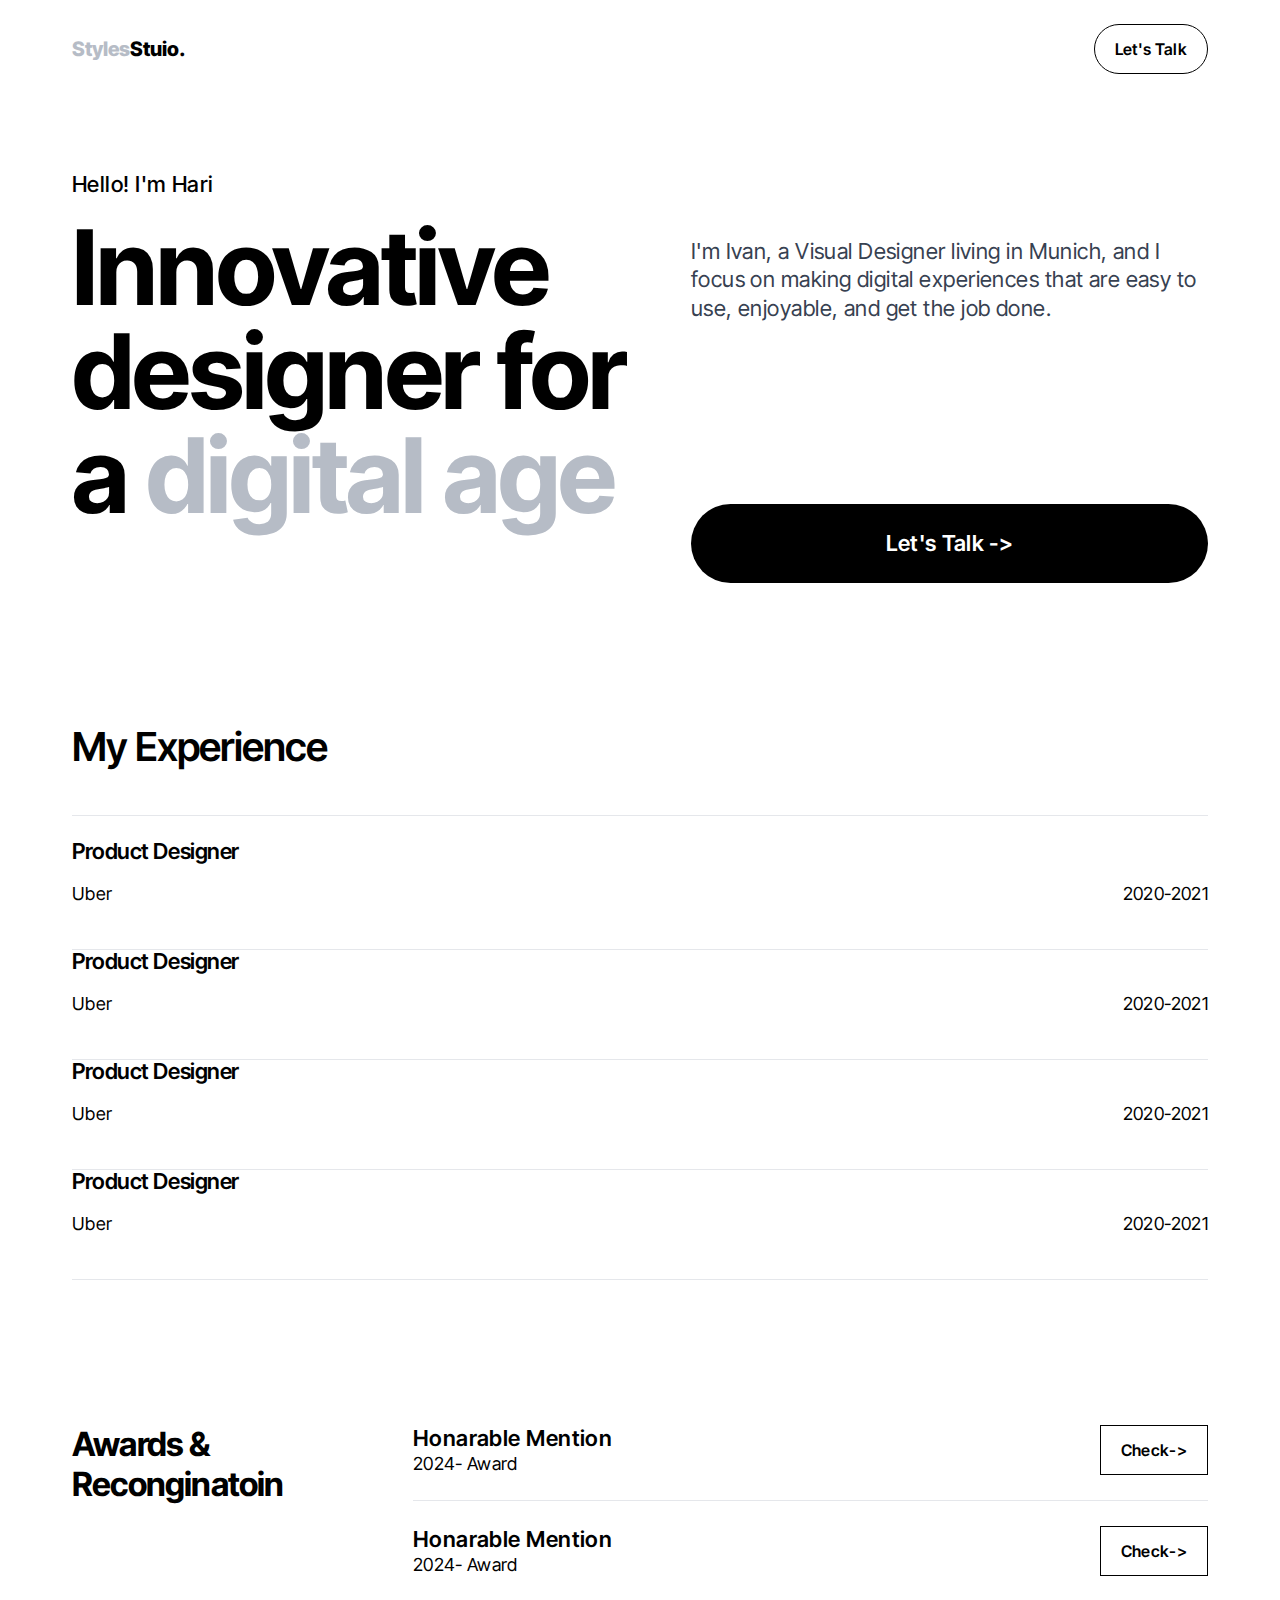
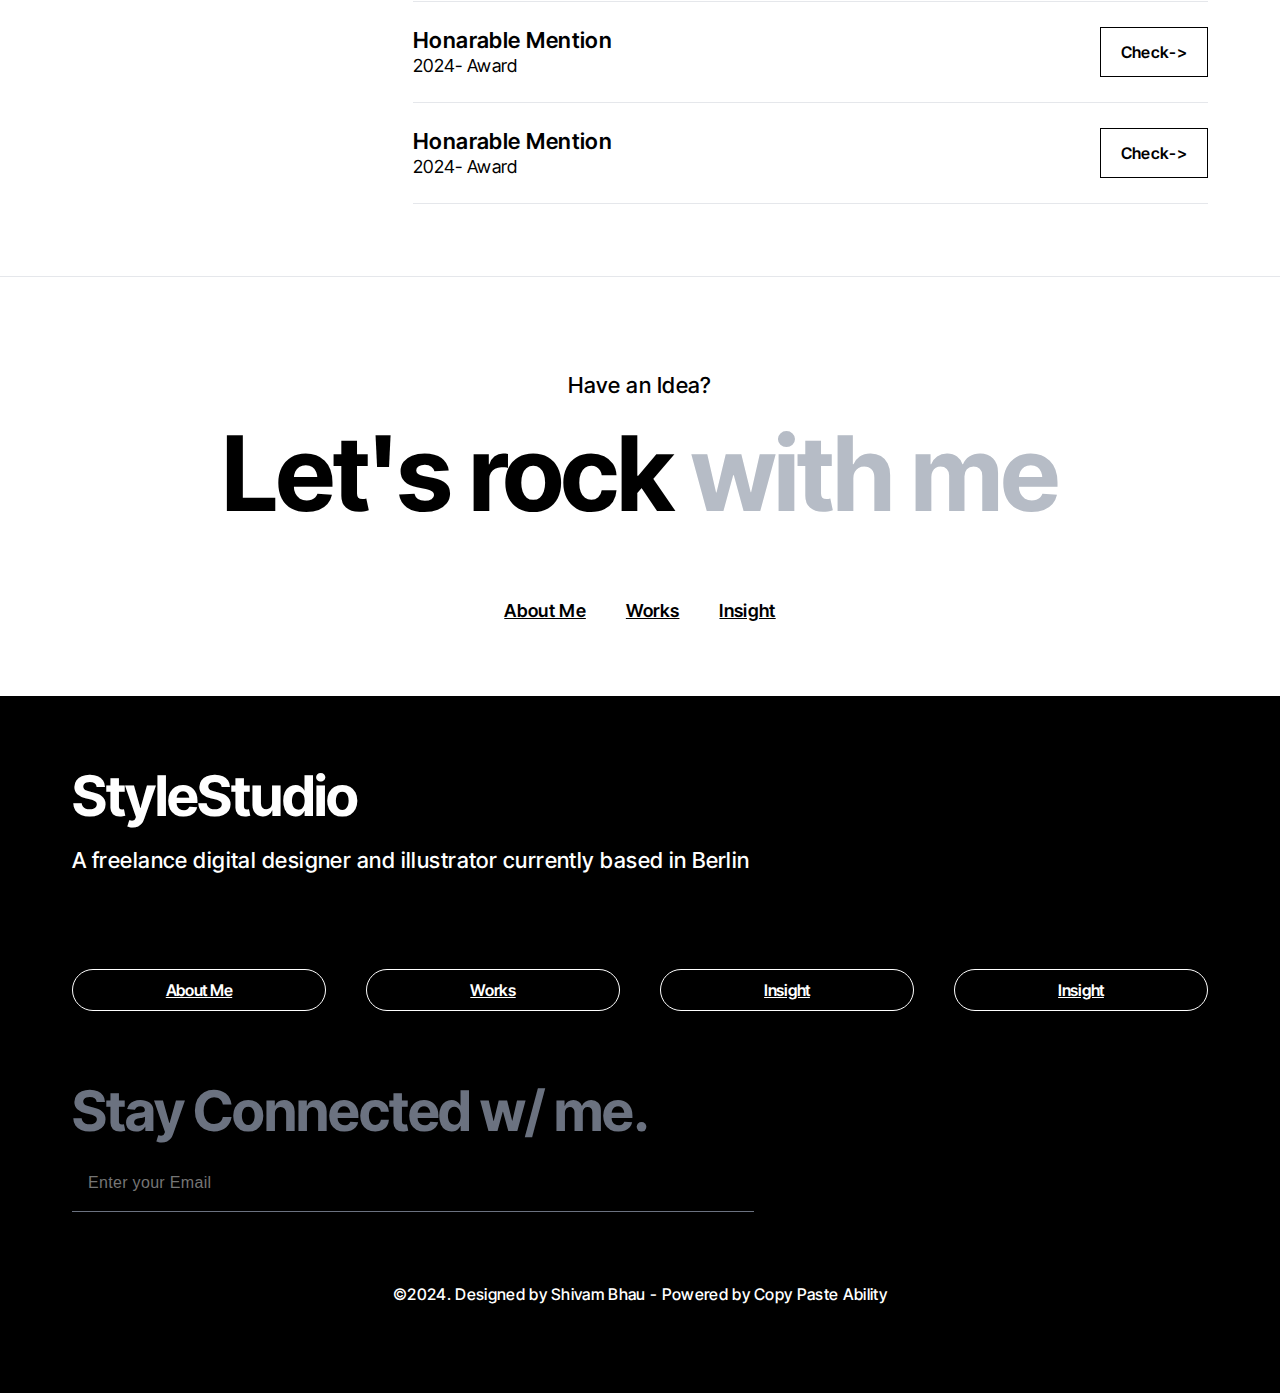
<file: about.html>
<!DOCTYPE html>
<html lang="en">
<head>
    <meta charset="UTF-8">
    <meta name="viewport" content="width=device-width, initial-scale=1.0">
    <link rel="stylesheet" href="style.css">
    <link rel="stylesheet" href="about.css">
    <title>About</title>
</head>
<body>
    <div class="navbar">
        <div class="innav">
            <a href="#">Styles<span>Stuio.</span></a>
            <div class="nav2">
                <div>Let's Talk</div>
                <div>
                    <svg width="100%" height="100%" viewBox="0 0 20 20" fill="none" xmlns="http://www.w3.org/2000/svg">
                    <path d="M3.125 10H16.875" stroke="currentColor" stroke-width="1.5" stroke-linecap="round" stroke-linejoin="round"></path>
                    <path d="M3.125 5H16.875" stroke="currentColor" stroke-width="1.5" stroke-linecap="round" stroke-linejoin="round"></path>
                    <path d="M3.125 15H16.875" stroke="currentColor" stroke-width="1.5" stroke-linecap="round" stroke-linejoin="round"></path>
                  </svg>
                </div>
            </div>
        </div>
    </div>
    <div class="section">
        <div class="in_sec">
            <div class="sec_top">
                Hello! I'm Hari
            </div>
            <div class="abt_sec">
                <h1 class="sec_mid">Innovative designer for a <span>digital age</span></h1>
                <div class="abt_sec_r">
                    <p>I'm Ivan, a Visual Designer living in Munich, and I focus on making digital experiences that are easy to use, enjoyable, and get the job done.</p>
                    <div class="talk">Let's Talk -></div>
                </div>
            </div>
        </div>
    </div>
    <div class="section">
        <div class="exp_sec">
            <div class="exptitle">My Experience</div>
            <div class="exps">
                <div class="expp">
                    <h5>Product Designer</h1>
                    <div>
                        <p>Uber</p>
                        <p>2020-2021</p>
                    </div>
                </div>
                <div class="expp">
                    <h5>Product Designer</h1>
                    <div>
                        <p>Uber</p>
                        <p>2020-2021</p>
                    </div>
                </div>
                <div class="expp">
                    <h5>Product Designer</h1>
                    <div>
                        <p>Uber</p>
                        <p>2020-2021</p>
                    </div>
                </div>
                <div class="expp">
                    <h5>Product Designer</h1>
                    <div>
                        <p>Uber</p>
                        <p>2020-2021</p>
                    </div>
                </div>
            </div>
        </div>
    </div>


    <!-- BELOW DIVS ARE SAME AS INDEDX.HTML -->

    <div class="section">
        <div class="sec5">
            <div class="sec5_l">
                <h5>Awards & Reconginatoin</h5>
            </div>
            <div class="sec5_r">
                
                <div class="exp">
                    <div class="sec5_r_l">
                        <h3>Honarable Mention</h3>
                        <p>2024- Award</p>
                    </div>
                    <div class="talk2">Check-></div>
                </div>
                <div class="exp">
                    <div class="sec5_r_l">
                        <h3>Honarable Mention</h3>
                        <p>2024- Award</p>
                    </div>
                    <div class="talk2">Check-></div>
                </div>
                <div class="exp">
                    <div class="sec5_r_l">
                        <h3>Honarable Mention</h3>
                        <p>2024- Award</p>
                    </div>
                    <div class="talk2">Check-></div>
                </div>
                <div class="exp">
                    <div class="sec5_r_l">
                        <h3>Honarable Mention</h3>
                        <p>2024- Award</p>
                    </div>
                    <div class="talk2">Check-></div>
                </div>
            </div>
        </div>
    </div>

    <div class="section sec77">
        <div class="sec7">
            <div class="sec7_top">
                <p>Have an Idea?</p>
                <h1>Let's rock <span class="color">with me</span></h1>
            </div>
            <div class="sec7_btm">
                <a href="/about.html">About Me</a>
                <a href="">Works</a>
                <a href="">Insight</a>
            </div>
        </div>
    </div>
    <div class="section footer">
        <div class="sec7 foot">
            <div class="sec7_top footer_top">
                <h1>StyleStudio</h1>
                <p>A freelance digital designer and illustrator currently based in Berlin</p>
            </div>
            <div class="sec7_btm foot_btm">
                <a href="">About Me</a>
                <a href="">Works</a>
                <a href="">Insight</a>
                <a href="">Insight</a>
            </div>
        </div>
        <div class="email">
            <div class="e_title">Stay Connected w/ me.</div>
            <form action="">
                <input type="email" placeholder="Enter your Email">
            </form>
        </div>
        <p class="foot_l">©2024. Designed by Shivam Bhau - Powered by Copy Paste Ability</p>
    </div>
</body>
</html>
</file>
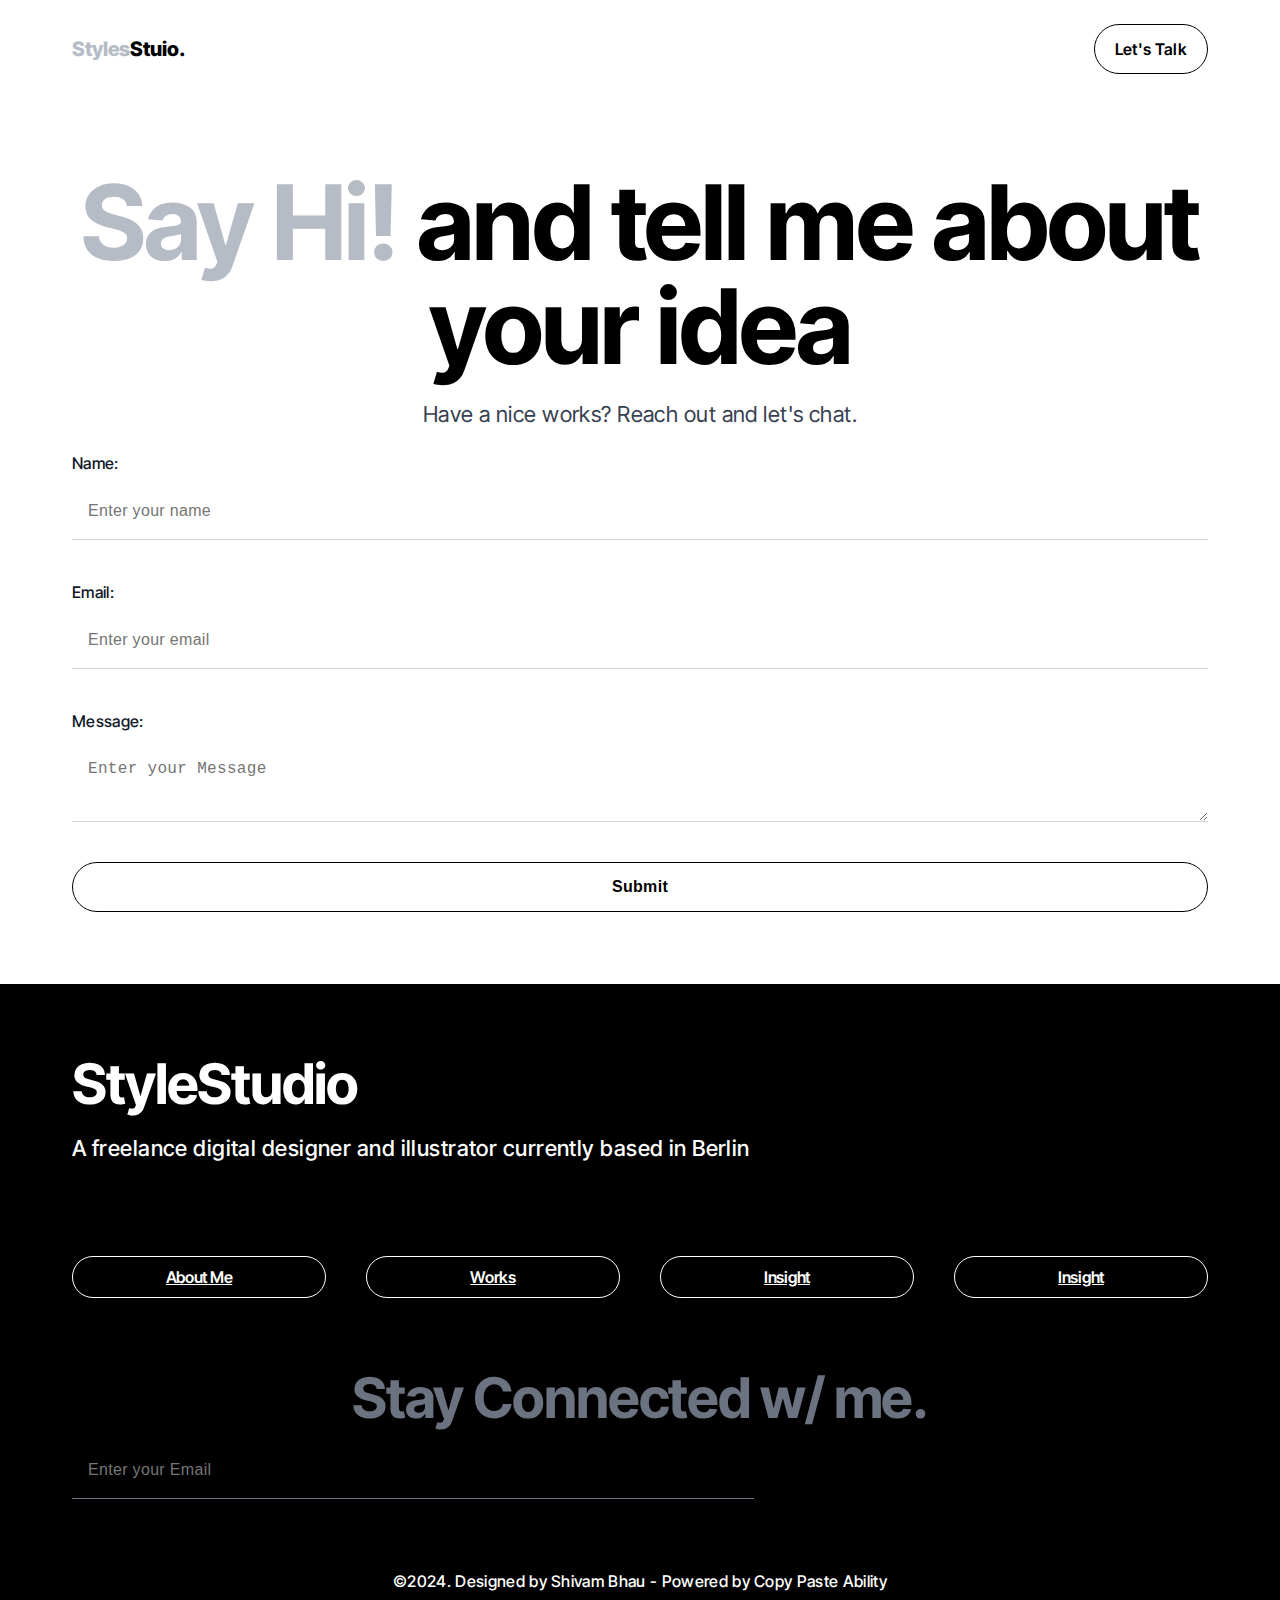
<file: talk.html>
<!DOCTYPE html>
<html lang="en">
<head>
    <meta charset="UTF-8">
    <meta name="viewport" content="width=device-width, initial-scale=1.0">
    <link rel="stylesheet" href="style.css">
    <link rel="stylesheet" href="talk.css">
    <title>Let's Talk</title>
</head>
<body>
    <div class="navbar">
        <div class="innav">
            <a href="#">Styles<span>Stuio.</span></a>
            <div class="nav2">
                <div>Let's Talk</div>
                <div>
                    <svg width="100%" height="100%" viewBox="0 0 20 20" fill="none" xmlns="http://www.w3.org/2000/svg">
                    <path d="M3.125 10H16.875" stroke="currentColor" stroke-width="1.5" stroke-linecap="round" stroke-linejoin="round"></path>
                    <path d="M3.125 5H16.875" stroke="currentColor" stroke-width="1.5" stroke-linecap="round" stroke-linejoin="round"></path>
                    <path d="M3.125 15H16.875" stroke="currentColor" stroke-width="1.5" stroke-linecap="round" stroke-linejoin="round"></path>
                  </svg>
                </div>
            </div>
        </div>
    </div>
    <div class="section">
        <div class="in_sec">
            <h1 class="sec_mid">
               <span>Say Hi!</span> and tell me about your idea
            </h1>
            <p>Have a nice works? Reach out and let's chat.</p>
            <div class="sec_btm">
                <form action="">
                    <div>
                        <label for="">Name:</label>
                        <input type="text" placeholder="Enter your name">
                    </div>
                    <div>
                        <label for="">Email:</label>
                        <input type="text" placeholder="Enter your email">
                    </div>
                    <div>
                        <label for="">Message:</label>
                        <textarea type="text" placeholder="Enter your Message"></textarea>
                    </div>
                    <button class="talk">Submit</button>
                </form>
            </div>
        </div>
    </div>
    <div class="section footer">
        <div class="sec7 foot">
            <div class="sec7_top footer_top">
                <h1>StyleStudio</h1>
                <p>A freelance digital designer and illustrator currently based in Berlin</p>
            </div>
            <div class="sec7_btm foot_btm">
                <a href="">About Me</a>
                <a href="">Works</a>
                <a href="">Insight</a>
                <a href="">Insight</a>
            </div>
        </div>
        <div class="email">
            <div class="e_title">Stay Connected w/ me.</div>
            <form action="">
                <input type="email" placeholder="Enter your Email">
            </form>
        </div>
        <p class="foot_l">©2024. Designed by Shivam Bhau - Powered by Copy Paste Ability</p>
    </div>
</body>
</html>
</file>
<file: style.css>
@import url('https://fonts.googleapis.com/css2?family=Inter+Tight:ital,wght@0,100..900;1,100..900&family=Montserrat:ital,wght@0,100..900;1,100..900&display=swap');
*{
    box-sizing: border-box;
}
body{
    margin: 0;
    padding: 0;
    font-size: 14px;
    line-height: 20px;
    font-family: Inter Tight, sans-serif;
    max-width: 2560px;
    margin-left: auto;
    margin-right: auto;
}
.navbar{
    padding-top: 24px;
    padding-bottom: 24px;
    position: relative;
}
.innav{
    width: 100%;
    max-width: 1550px;
    padding-left: 72px;
    padding-right: 72px;
    justify-content: space-between;
    align-items: center;
    display: flex;
    margin-left: auto;
    margin-right: auto;
}
.innav a{
    text-decoration: none;
    color: #b6bcc6;
    font-size: 20px;
    font-weight: 800;
}
.innav a span{
    color: black;
}
.nav2{
    grid-column-gap: 16px;
    display: flex;
}
.nav2 div{
    padding: 12px 20px;
    border: 1px solid black;
    background-color: #0000;
    font-size: 16px;
    font-weight: 600;
    letter-spacing: .02em;
    line-height: 150%;
    cursor: pointer;
    border-radius: 100px;
}
.nav2 div svg{
    width: 20px;
    height: 20px;
}

    /* SECTION */

.section{
    padding-top: 72px;
    padding-bottom: 72px;
    width: 100%;
    max-width: 1550px;
    position: relative;
    overflow: hidden;
}
.sec_top{
    letter-spacing: .02em;
    font-size: 22px;
    line-height: 130%;
    font-weight: 500;
    margin-bottom: 16px;
}
.in_sec{
    flex-direction: column;
    align-items: flex-start;
    width: 100%;
    display: flex;
    width: 100%;
    max-width: 1550px;
    padding-left: 72px;
    padding-right: 72px;
}
.sec_mid{
    letter-spacing: -.02em;
    margin-top: 0;
    margin-bottom: 0;
    font-size: 104px;
    font-weight: 700;
    line-height: 100%;
    margin-bottom: 56px;
}
.sec_mid span{
    color: #b6bcc6;
}
.sec_btm{
    width: 100%;
    max-width: 1550px;
    justify-content: space-between;
    align-items: center;
    display: flex;
    margin-left: auto;
    margin-right: auto;
}
/* .sec_btm div{
    font-size: 22px;
    line-height: 130%;
    padding: 12px 20px;
    border: 1px solid #0000;
    color: white;
    background-color: black;
    cursor: pointer;
    border-radius: 100px;
    letter-spacing: .32px;
    white-space: nowrap;
    font-weight: 600;
    text-align: center;
    padding: 24px 48px;
} */
.talk_2{
    font-size: 22px;
    line-height: 130%;
    padding: 12px 20px;
    border: 1px solid #0000;
    color: white;
    background-color: black;
    cursor: pointer;
    border-radius: 100px;
    letter-spacing: .32px;
    white-space: nowrap;
    font-weight: 600;
    text-align: center;
    padding: 24px 48px;
}
.sec_btm p{
    max-width: 520px;
    font-weight: 400;
    letter-spacing: .02em;
    font-size: 22px;
    line-height: 130%;
    color: #374151;
}

  /* SECTION2 */

.sec2{
    flex-direction: column;
    display: flex;
    position: relative;
    width: 100%;
    max-width: 1550px;
    padding-left: 72px;
    padding-right: 72px;
    grid-row-gap: 40px;
}
.sec2_2{
    flex-direction: column;
    display: flex;
    position: relative;
    width: 100%;
    max-width: 1550px;
    grid-row-gap: 40px;
    cursor: pointer;
}
.sec2 img{
    width: 100%;
    height: 100%;
    object-fit: cover;
    max-width: 100%;
    display: inline-block;
    border-radius: 24px;
}
.sec2_comm{
    width: 100%;
    max-width: 1550px;
    justify-content: space-between;
    align-items: center;
    display: flex;
    margin-left: auto;
    margin-right: auto;
}
.sec2_tl{
    font-size: 35px;
    line-height: 130%;
    font-weight: 600;
}
.talk{
    padding: 12px 20px;
    border: 1px solid black;
    background-color: #0000;
    font-size: 16px;
    font-weight: 600;
    letter-spacing: .02em;
    line-height: 150%;
    cursor: pointer;
    border-radius: 100px;
}
.sec2_bl h1{
    font-weight: 600;
    letter-spacing: .02em;
    font-size: 22px;
    line-height: 130%;
    margin: 0;
    margin-bottom: 8px;
}
.sec2_bl div{
    color: #374151;
    letter-spacing: .02em;
    font-size: 18px;
    line-height: 130%;
}

    /* SECTION3 */

.sec3{
    width: 100%;
    max-width: 1550px;
    padding-left: 72px;
    padding-right: 72px;
}
.sec3 h2{
    letter-spacing: -.02em;
    margin-top: 0;
    margin-bottom: 0;
    font-family: Inter Tight, sans-serif;
    font-size: 72px;
    font-weight: 600;
    line-height: 100%;
    margin-bottom: 24px;
}
.sec3 p{
    color: #374151;
    font-weight: 400;
    letter-spacing: .02em;
    font-family: Inter Tight, sans-serif;
    font-size: 18px;
    line-height: 150%;
    max-width: 66%;
}
.sec3_btm{
    justify-content: space-between;
    align-items: flex-start;
    width: 100%;
    display: flex;
    position: relative;
}
.sec3_br{
    color: #4b5563;
    grid-column-gap: 24px;
    grid-row-gap: 24px;
    text-align: right;
    text-transform: uppercase;
    white-space: nowrap;
    grid-template-rows: auto;
    grid-template-columns: 1fr;
    grid-auto-columns: 1fr;
    justify-items: end;
    display: grid;
    position: absolute;
    inset: auto 0% 0% auto;
}

    /* SECTION4 */

.sec4{
    text-align: center;
    flex-direction: column;
    align-items: center;
    max-width: 784px;
    margin-left: auto;
    margin-right: auto;
    display: flex;
}
.sec4_top{
    font-weight: 400;
    letter-spacing: .02em;
    font-size: 22px;
    line-height: 130%;
}
.sec4_btm{
    grid-column-gap: 64px;
    justify-content: center;
    width: 100%;
    margin-top: 56px;
    display: flex;
}
.sec4_btm div img{
    background-color: #ebebeb;
    border-radius: 50%;
    width: 64px;
    height: 64px;
}
.sec4_btm div h3,.sec4_btm div p {
    letter-spacing: .02em;
    font-family: Inter Tight, sans-serif;
    font-size: 18px;
    line-height: 150%;
    font-weight: 600;
}
.sec4_btm div p{
    font-weight: 400;
}

    /* SECTION5 */

.sec5{
    width: 100%;
    max-width: 1550px;
    padding-left: 72px;
    padding-right: 72px;
    grid-column-gap: 40px;
    grid-row-gap: 40px;
    align-items: flex-start;
    display: flex;
    justify-content: space-between;
}
.sec5_l{
    letter-spacing: -.02em;
    margin-top: 0;
    margin-bottom: 0;
    font-family: Inter Tight, sans-serif;
    font-size: 40px;
    font-weight: 600;
    line-height: 100%;
}
.sec5_l h5{
    margin: 0;
}
.exp{
    border-bottom: 1px solid #e5e7eb;
    grid-row-gap: 24px;
    width: 100%;
    display: flex;
    justify-content: space-between;
    align-items: center;
    padding-bottom: 24px;

}
.sec5_r{
    width: 70%;
    display: flex;
    flex-direction: column;
    gap: 24px;
}
.sec5_r_l{
    justify-content: center;
    display: flex;
    flex-direction: column;
    
}
.sec5_r_l h3{
    font-weight: 600;
    letter-spacing: .02em;
    font-size: 22px;
    line-height: 130%;
    margin: 0;
}
.sec5_r_l p{
    font-weight: 400;
    letter-spacing: .02em;
    font-size: 18px;
    line-height: 130%;
    margin: 0;

}
.sec5_l h5{
    width: 200px;
}
.talk2{
    padding: 12px 20px;
    font-size: 16px;
    font-weight: 600;
    letter-spacing: .02em;
    line-height: 150%;
    cursor: pointer;
    border: 1px solid black;
}

    /* SECTION6 */

.sec6{
    width: 100%;
    max-width: 1550px;
    padding-left: 72px;
    padding-right: 72px;
    display: flex;
    position: relative;
    flex-direction: column;
    gap: 56px;
}
.sec6_top{
    width: 100%;
    max-width: 1550px;
    justify-content: space-between;
    align-items: center;
    display: flex;
    margin-left: auto;
    margin-right: auto;
}
.sec6_btm{
    grid-template-columns: 1fr 1fr 1fr;
    grid-column-gap: 32px;
    grid-row-gap: 32px;
    grid-template-rows: auto;
    grid-auto-columns: 1fr;
    display: grid;
}
.blog{
    display: flex;
    flex-direction: column;
    gap: 24px;
    cursor: pointer;
}
.sec6_title{
    letter-spacing: -.02em;
    margin-top: 0;
    margin-bottom: 0;
    font-size: 40px;
    font-weight: 600;
    line-height: 100%;
}
.blog img{
    object-fit: cover;
    width: 100%;
    height: 100%;
    border-radius: 20px;
}
.sec6_btm h3{
    font-weight: 600;
    letter-spacing: .02em;
    font-size: 22px;
    line-height: 130%;
    margin: 0;
}
.sec6_btm p{
    font-weight: 400;
    letter-spacing: .02em;
    font-size: 18px;
    line-height: 130%;
    margin: 0;
}
.section6{
    border-bottom: 1px solid #e5e7eb;
}

    /* SECTION7 */

.sec7{
    grid-row-gap: 72px;
    flex-direction: column;
    align-items: center;
    display: flex;
    padding-left: 72px;
    padding-right: 72px;
}
.sec7_top{
    text-align: center;
    align-items: center;
    flex-direction: column;
    width: 100%;
    display: flex;
}
.sec7_btm{
    display: flex;
    gap: 40px;
}
.sec7_btm a{
    grid-column-gap: 12px;
    letter-spacing: .32px;
    align-items: center;
    font-weight: 600;
    line-height: 150%;
    font-size: 18px;
    color: black;
    display: flex;
}
.sec7_top p{
    letter-spacing: .02em;
    font-size: 22px;
    line-height: 130%;
    font-weight: 500;
}
.sec7_top h1{
    letter-spacing: -.02em;
    margin-top: 0;
    margin-bottom: 0;
    font-size: 104px;
    font-weight: 700;
    line-height: 100%;
}

    /* FOOTER */

.footer_top{
    text-align: start;
    align-items: flex-start;   
}
.footer_top h1{
    font-size: 56px;
}
.footer{
    background-color: black;
    color: white;
    /* max-width: 100%; */
}
.foot{
    align-items: normal;
}
.foot_btm a{
    width: 100%;
    color: white;
    letter-spacing: -.32px;
    white-space: nowrap;
    border: 1px solid #000;
    border-radius: 100px;
    justify-content: center;
    align-items: center;
    padding: 8px 20px;
    font-size: 16px;
    line-height: 150%;
    display: flex;
    border: 1px solid white;
}
.email{
    flex-direction: column;
    display: flex;
    padding-left: 72px;
    padding-right: 72px;
    margin-top: 72px;
}
.e_title{
    color: #6b7280;
    letter-spacing: -.02em;
    margin-top: 0;
    margin-bottom: 0;
    font-size: 56px;
    font-weight: 700;
    line-height: 100%;
}
.email form{
    width: 60%;
}
.email input{
    border-bottom-color: #6b7280;;
    color: #6b7280;;
    background-color: #0000;
    padding-bottom: 20px;
    padding-left: 0;
    padding-right: 0;
    position: relative;
    margin-top: 32px;
    border-style: none none solid;
    border-width: 1px;
    letter-spacing: .02em;
    height: auto;
    margin-bottom: 0;
    padding: 0 16px 16px;
    font-size: 16px;
    line-height: 150%;
    width: 100%;
}
.foot_l{
    text-align: center;
    letter-spacing: .02em;
    font-size: 16px;
    line-height: 130%;
    font-weight: 500;
    margin-top: 72px;
}
.sec2_2t{
    text-align: center;
    display: none;
}
.color{
    color: #b6bcc6;
}
.nav2 > div:nth-child(2){
    display: none;
}


    /* RESPONSIVE */

@media only screen and (max-width: 768px) {
    .innav{
        padding-left: 20px;
        padding-right: 20px;
    }
    .sec_mid{
        font-size: 64px;
    }
    .sec_btm{
        grid-row-gap: 32px;
        flex-direction: column;
        align-items: stretch;
    }
    .section{
        padding-top: 40px;
        padding-bottom: 40px;
    }
    .sec2{
        grid-row-gap: 32px;
        justify-content: space-between;
    }
    .sec2_2t{
        display: block;
    }
    .section > div:first-child {
        padding-left: 20px;
        padding-right: 20px;
    }
    .sec3 .sec_top{
        font-size: 56px;
    }
    .sec3_btm{
        flex-direction: column;
        gap: 32px;
    }
    .sec3_br{
        width: 72%;
        position: unset;
        order: 1;
        display: grid;
        grid-template-columns: 1fr 1fr;
        grid-template-rows: auto auto;  
        column-gap:100%;
        align-content: space-between;
    }
    .sec3_bl{
        order: 2;
        width: 100%;
        text-align: center;
    }
    .sec3 p{
        max-width: 100%;
    }
    .sec4_btm > div:nth-child(2),
    .sec4_btm > div:nth-child(3){
        display: none;
    }
    .sec4{
        padding:32px;
        gap: 56px;
        border: 1px solid #d1d5db;
        width: 95%;
    }
    .sec4_top,.sec4_btm{
        margin: 0;
        justify-content: flex-start;
    }
    .sec4_top{
        text-align: left;
    }
    .sec5{
        flex-direction: column;
    }
    .sec5_l h5,.sec5_r{
        width: 100%;
    }
    .sec6_btm{
        flex-direction: column;
        grid-template-columns: 1fr;
    }
    .sec7 h1{
        font-size: 64px;
    }
    .sec7_btm{
        gap: 16px;
    }
    .footer_top h1{
        font-size: 56px;
    }
    .foot_btm{
        display: grid;
        grid-template-columns: 1fr 1fr;
        grid-template-rows: auto auto;
    }
    .email{
        padding-left: 20px;
        padding-right: 20px;
    }
    .email form{
        width: 100%;
    }
    .footer{
        padding-bottom: 24px;
    }
    .sec2_top .talk,.sec6_top .talk{
        display: none;
    }
    .sec4_btm div img{
        flex: 1;
        margin-right: 10px;
    }
    /* .sec4 div h3, .sec4 div p{
        display: block;
        margin-bottom: 10px;
        display: flex;
        flex-direction: column;
    } */
    .sec4_btm div{
        align-items: flex-start; 
        display: flex;
        /* justify-content: space-between;  */
    }
    .sec4_btm div div{
        display: flex;
        flex-direction: column;
        gap: 10px;
    }
    .sec4_btm div div h3,.sec4_btm div div p{
        margin: 0;
    }
}
@media only screen and (max-width: 479px) {
    .sec_mid{
        font-size: 60px;
        margin-bottom: 24px;
    }
    .sec2_tl{
        font-size: 28px;
    }
    .sec3 .sec_top{
        font-size: 52px;
    }
    .sec3_br{
        grid-template-columns: 1fr;
        width: auto;
        justify-items: start;
    }
    .footer_top h1 {
        font-size: 40px;
    }
    .foot_btm {
        grid-template-columns: 1fr;
    }
    .sec7{
        grid-row-gap: 0px;
    }
    .e_title{
        font-size: 22px;
    }
}
</file>
<file: about.css>
.talk{
    font-size: 22px;
    line-height: 130%;
    padding: 12px 20px;
    border: 1px solid #0000;
    color: white;
    background-color: black;
    cursor: pointer;
    border-radius: 100px;
    letter-spacing: .32px;
    white-space: nowrap;
    font-weight: 600;
    text-align: center;
    padding: 24px 48px;
}
.abt_sec{
    display: flex;
    justify-content: space-between;
}
.abt_sec_r{
    display: flex;
    flex-direction: column;
    justify-content: space-between;
}
.abt_sec_r p{
    font-weight: 400;
    letter-spacing: .02em;
    font-size: 22px;
    line-height: 130%;
    color: #374151;
}
.expp h5{
    letter-spacing: -.02em;
    margin-top: 0;
    margin-bottom: 0;
    font-family: Inter Tight, sans-serif;
    font-size: 22px;
    font-weight: 600;
    line-height: 100%;
}
.exp_sec{
    width: 100%;
    display: flex;
    flex-direction: column;
    gap: 48px;
    padding-left: 72px;
    padding-right: 72px;
}
.exptitle{
    letter-spacing: -.02em;
    margin-top: 0;
    margin-bottom: 0;
    font-family: Inter Tight, sans-serif;
    font-size: 40px;
    font-weight: 600;
    line-height: 100%;
}
.exps{
    border-top: 1px solid #e5e7eb;
    padding-top: 24px;
}
.expp{
    padding-bottom: 24px;
    border-bottom: 1px solid #e5e7eb;
}
.expp div{
    display: flex;
    justify-content: space-between;
}
.expp div p{
    letter-spacing: .02em;
    font-family: Inter Tight, sans-serif;
    font-size: 18px;
    line-height: 150%;
    font-weight: 400;
}
.sec77{
    border-top: 1px solid #e5e7eb;
}



@media only screen and (max-width: 1000px) {
    .abt_sec{
        flex-direction: column;
    }
}
</file>
<file: talk.css>
.in_sec p{
    letter-spacing: .02em;
    font-size: 22px;
    line-height: 130%;
    color: #374151;
}
.section{
    /* padding-left: 200px;
    padding-right: 200px; */
    text-align: center;
}
form div{
    grid-row-gap: 24px;
    flex-direction: column;
    flex: 1;
    align-items: flex-start;
    display: flex;
}
form{
    display: flex;
    flex-direction: column;
    gap: 40px;
    width: 100%;
}
.sec_mid{
    margin-bottom: 0;
}
.in_sec p{
    text-align: center;
    width: 100%;
}
label{
    color: #111827;
    letter-spacing: .32px;
    margin-bottom: 0;
    font-family: Inter Tight, sans-serif;
    font-size: 16px;
    font-weight: 500;
    line-height: 150%;
}
input {
    border-style: none none solid;
    border-width: 1px;
    border-color: black black #d1d5db;
    letter-spacing: .02em;
    height: auto;
    margin-bottom: 0;
    padding: 0 16px 16px;
    font-size: 16px;
    line-height: 150%;
    width: 100%;
}
textarea{
    border-style: none none solid;
    border-width: 1px;
    border-color: black black #d1d5db;
    letter-spacing: .02em;
    height: auto;
    margin-bottom: 0;
    padding: 0 16px 16px;
    font-size: 16px;
    line-height: 150%;
    width: 100%;
}
</file>
